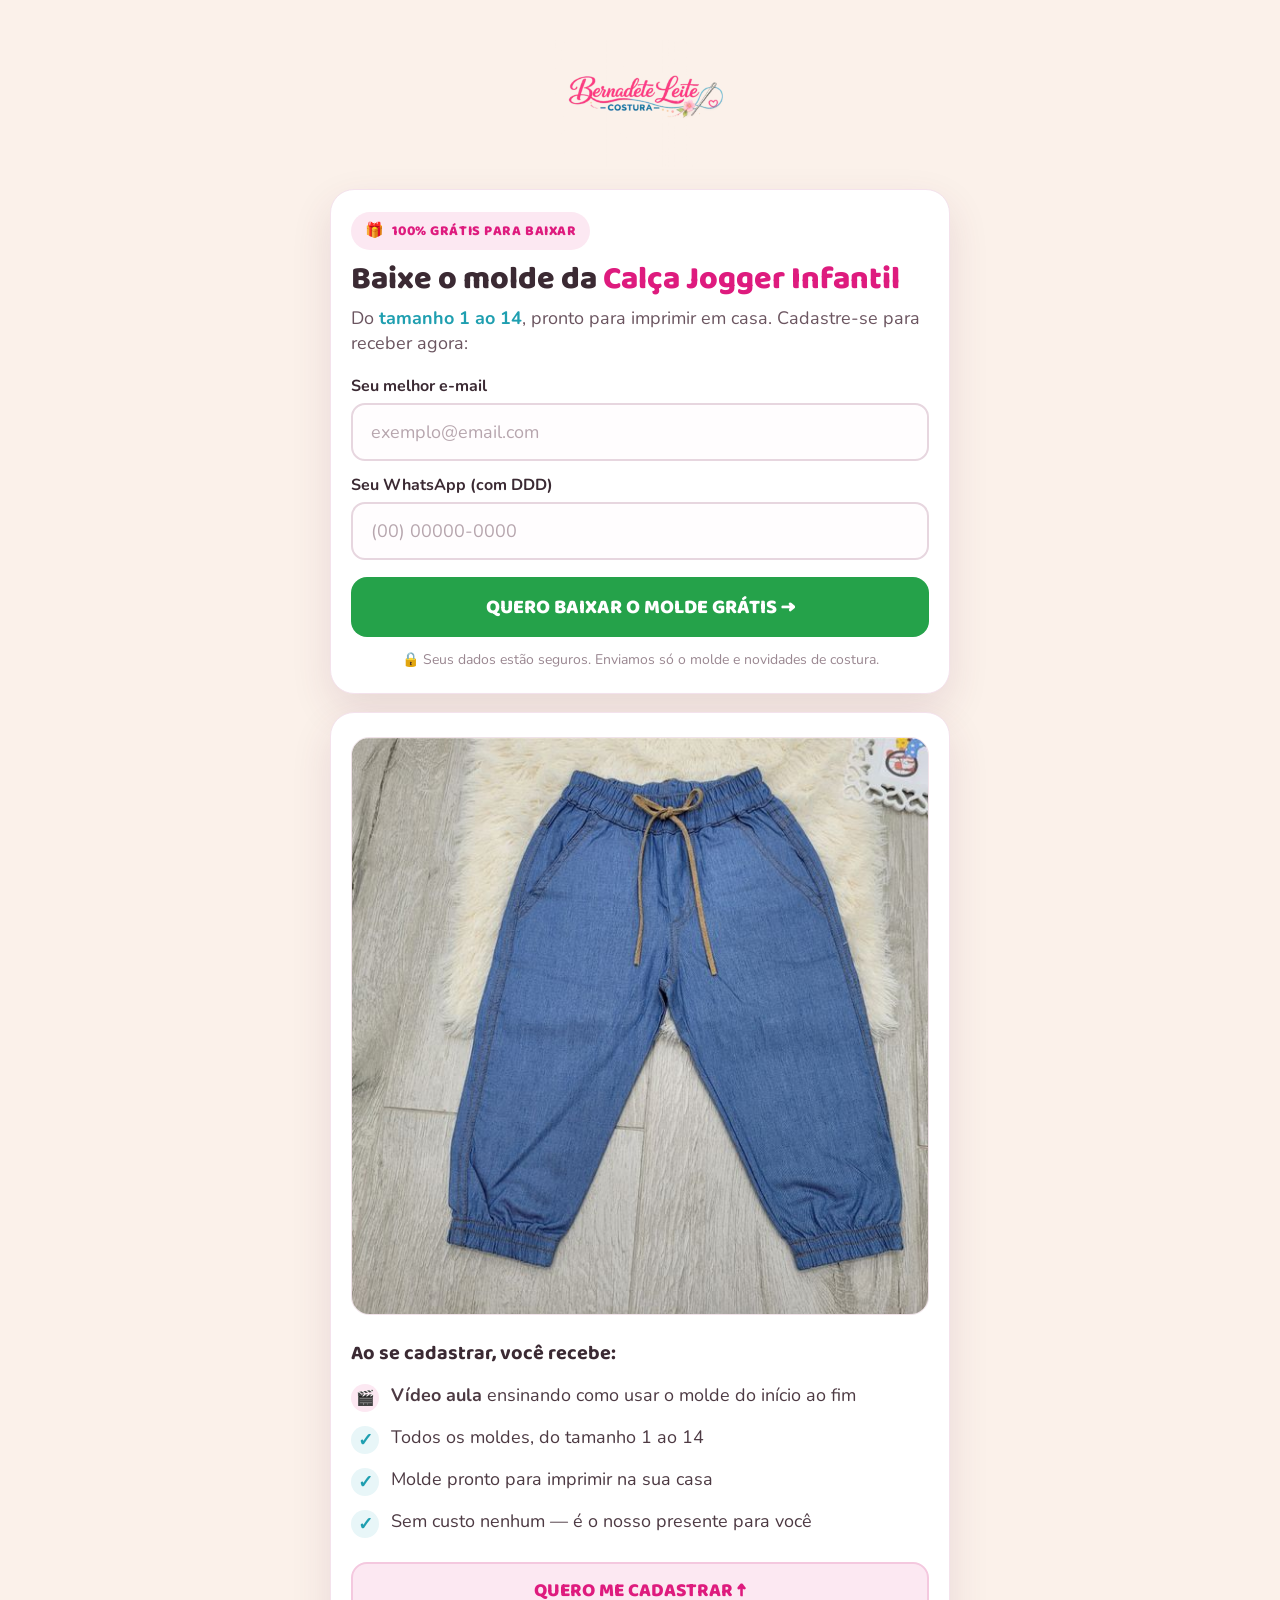
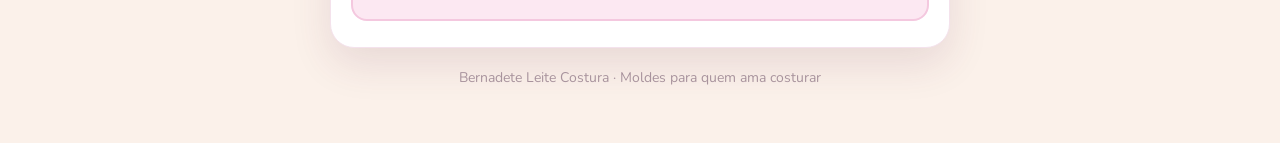
<file: index.html>
<!DOCTYPE html>
<html lang="pt-BR">
<head>
  <meta charset="utf-8">
  <meta name="viewport" content="width=device-width, initial-scale=1">

  <!-- Google Tag Manager -->
  <script>(function(w,d,s,l,i){w[l]=w[l]||[];w[l].push({'gtm.start':
  new Date().getTime(),event:'gtm.js'});var f=d.getElementsByTagName(s)[0],
  j=d.createElement(s),dl=l!='dataLayer'?'&l='+l:'';j.async=true;j.src=
  'https://www.googletagmanager.com/gtm.js?id='+i+dl;f.parentNode.insertBefore(j,f);
  })(window,document,'script','dataLayer','GTM-MG8MGF9P');</script>
  <!-- End Google Tag Manager -->

  <title>Molde grátis da Calça Jogger Infantil | Bernadete Leite Costura</title>
  <meta name="description" content="Cadastre-se e receba grátis o molde da calça jogger infantil, do tamanho 1 ao 14, pronto para imprimir em casa.">
  <meta name="theme-color" content="#FBF1EA">

  <!-- Open Graph -->
  <meta property="og:type" content="website">
  <meta property="og:title" content="Molde grátis da Calça Jogger Infantil">
  <meta property="og:description" content="Do tamanho 1 ao 14, pronto para imprimir em casa. Cadastre-se para receber agora.">
  <meta property="og:image" content="assets/img/calca-jogger.jpg">

  <link rel="preconnect" href="https://fonts.googleapis.com">
  <link rel="preconnect" href="https://fonts.gstatic.com" crossorigin>
  <link rel="preload" as="image" href="assets/img/logo-bernadete.webp" fetchpriority="high">

  <!-- Fontes: pesos enxutos + carregamento não-bloqueante (display=swap) -->
  <link rel="preload" as="style"
        href="https://fonts.googleapis.com/css2?family=Baloo+2:wght@700;800&family=Nunito:wght@400;600;700&display=swap">
  <link rel="stylesheet" media="print" onload="this.media='all'"
        href="https://fonts.googleapis.com/css2?family=Baloo+2:wght@700;800&family=Nunito:wght@400;600;700&display=swap">
  <noscript>
    <link rel="stylesheet"
          href="https://fonts.googleapis.com/css2?family=Baloo+2:wght@700;800&family=Nunito:wght@400;600;700&display=swap">
  </noscript>

  <link rel="stylesheet" href="assets/css/styles.css">
</head>
<body>
  <!-- Google Tag Manager (noscript) -->
  <noscript><iframe src="https://www.googletagmanager.com/ns.html?id=GTM-MG8MGF9P"
  height="0" width="0" style="display:none;visibility:hidden"></iframe></noscript>
  <!-- End Google Tag Manager (noscript) -->

  <main class="page">
    <div class="container">

      <div class="brand">
        <img src="assets/img/logo-bernadete.webp" alt="Bernadete Leite Costura" width="300" height="200" fetchpriority="high">
      </div>

      <div class="grid">

      <!-- Card do formulário -->
      <section class="card card--form">
        <span class="badge"><span class="emoji">🎁</span> 100% GRÁTIS PARA BAIXAR</span>

        <h1 class="title">Baixe o molde da <span class="accent">Calça Jogger Infantil</span></h1>

        <p class="lead">Do <strong>tamanho 1 ao 14</strong>, pronto para imprimir em casa. Cadastre-se para receber agora:</p>

        <form id="lead-form" class="form" novalidate>
          <div class="field">
            <label for="email">Seu melhor e-mail</label>
            <input id="email" name="email" type="email" required autocomplete="email"
                   inputmode="email" placeholder="exemplo@email.com">
          </div>
          <div class="field">
            <label for="tel">Seu WhatsApp (com DDD)</label>
            <input id="tel" name="tel" type="tel" required autocomplete="tel"
                   inputmode="tel" placeholder="(00) 00000-0000" maxlength="16">
          </div>
          <button type="submit" class="btn btn--primary">QUERO BAIXAR O MOLDE GRÁTIS →</button>
        </form>

        <p class="privacy">🔒 Seus dados estão seguros. Enviamos só o molde e novidades de costura.</p>
      </section>

      <!-- Card de prova / benefícios -->
      <section class="card card--info">
        <div class="product">
          <img src="assets/img/calca-jogger.jpg"
               srcset="assets/img/calca-jogger-600.jpg 600w, assets/img/calca-jogger.jpg 1000w"
               sizes="(min-width: 920px) 572px, calc(100vw - 72px)"
               width="1000" height="1000" alt="Calça jogger infantil pronta"
               loading="lazy" decoding="async"
               onerror="this.style.display='none'; this.closest('.product').classList.add('product--empty')">
          <span class="product__hint">📸 Imagem da calça jogger<br><small>adicione o arquivo <code>assets/img/calca-jogger.jpg</code></small></span>
        </div>

        <p class="section-title">Ao se cadastrar, você recebe:</p>
        <ul class="benefits">
          <li>
            <span class="bullet bullet--pink">🎬</span>
            <span><strong>Vídeo aula</strong> ensinando como usar o molde do início ao fim</span>
          </li>
          <li>
            <span class="bullet bullet--teal">✓</span>
            <span>Todos os moldes, do tamanho 1 ao 14</span>
          </li>
          <li>
            <span class="bullet bullet--teal">✓</span>
            <span>Molde pronto para imprimir na sua casa</span>
          </li>
          <li>
            <span class="bullet bullet--teal">✓</span>
            <span>Sem custo nenhum — é o nosso presente para você</span>
          </li>
        </ul>

        <button type="button" id="scroll-to-form" class="btn btn--secondary">QUERO ME CADASTRAR ↑</button>
      </section>

      </div><!-- /.grid -->

      <p class="footer">Bernadete Leite Costura · Moldes para quem ama costurar</p>

    </div>
  </main>

  <script src="assets/js/config.js"></script>
  <script src="assets/js/main.js" defer></script>
</body>
</html>
</file>
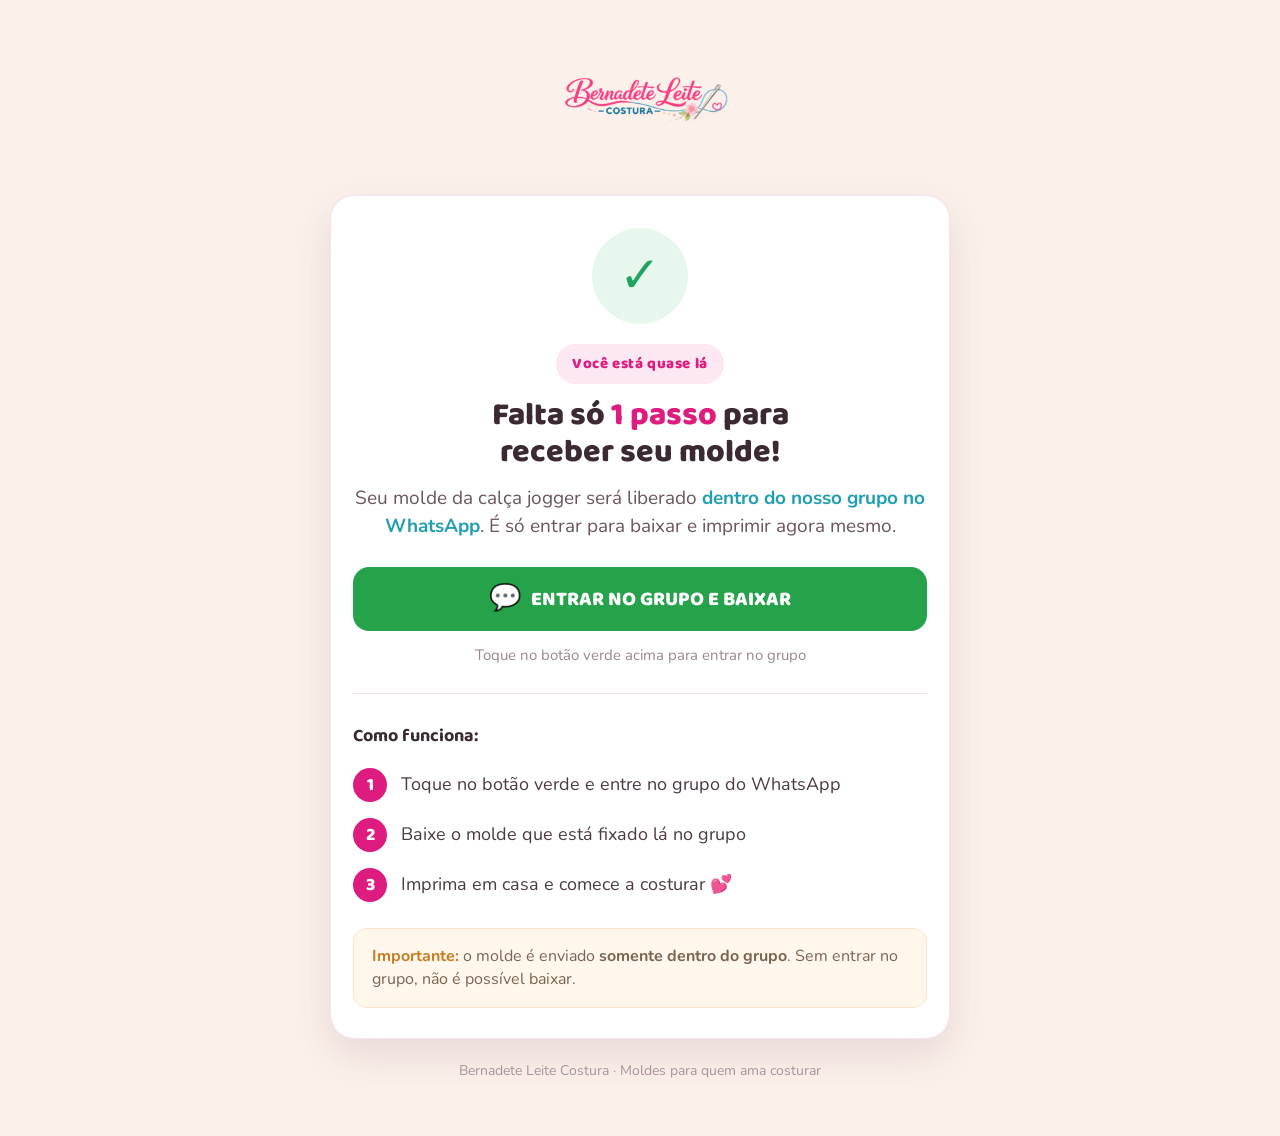
<file: obrigado.html>
<!DOCTYPE html>
<html lang="pt-BR">
<head>
  <meta charset="utf-8">
  <meta name="viewport" content="width=device-width, initial-scale=1">

  <!-- Google Tag Manager -->
  <script>(function(w,d,s,l,i){w[l]=w[l]||[];w[l].push({'gtm.start':
  new Date().getTime(),event:'gtm.js'});var f=d.getElementsByTagName(s)[0],
  j=d.createElement(s),dl=l!='dataLayer'?'&l='+l:'';j.async=true;j.src=
  'https://www.googletagmanager.com/gtm.js?id='+i+dl;f.parentNode.insertBefore(j,f);
  })(window,document,'script','dataLayer','GTM-MG8MGF9P');</script>
  <!-- End Google Tag Manager -->

  <title>Cadastro confirmado — entre no grupo | Bernadete Leite Costura</title>
  <meta name="description" content="Cadastro confirmado! Entre no nosso grupo do WhatsApp para baixar o molde da calça jogger infantil.">
  <meta name="theme-color" content="#FBF1EA">
  <meta name="robots" content="noindex">

  <link rel="preconnect" href="https://fonts.googleapis.com">
  <link rel="preconnect" href="https://fonts.gstatic.com" crossorigin>
  <link rel="preload" as="image" href="assets/img/logo-bernadete.webp" fetchpriority="high">

  <!-- Fontes: pesos enxutos + carregamento não-bloqueante (display=swap) -->
  <link rel="preload" as="style"
        href="https://fonts.googleapis.com/css2?family=Baloo+2:wght@700;800&family=Nunito:wght@400;600;700&display=swap">
  <link rel="stylesheet" media="print" onload="this.media='all'"
        href="https://fonts.googleapis.com/css2?family=Baloo+2:wght@700;800&family=Nunito:wght@400;600;700&display=swap">
  <noscript>
    <link rel="stylesheet"
          href="https://fonts.googleapis.com/css2?family=Baloo+2:wght@700;800&family=Nunito:wght@400;600;700&display=swap">
  </noscript>

  <link rel="stylesheet" href="assets/css/styles.css">
</head>
<body>
  <!-- Google Tag Manager (noscript) -->
  <noscript><iframe src="https://www.googletagmanager.com/ns.html?id=GTM-MG8MGF9P"
  height="0" width="0" style="display:none;visibility:hidden"></iframe></noscript>
  <!-- End Google Tag Manager (noscript) -->

  <main class="page page--typ">
    <div class="container">

      <div class="brand brand--typ">
        <img src="assets/img/logo-bernadete.webp" alt="Bernadete Leite Costura" width="300" height="200" fetchpriority="high">
      </div>

      <section class="card card--typ">
        <div class="success-circle"><span>✓</span></div>

        <span class="pill">Você está quase lá</span>

        <h1 class="title title--lg">Falta só <span class="accent">1 passo</span> para receber seu molde!</h1>

        <p class="lead lead--lg">
          Seu molde da calça jogger será liberado <strong>dentro do nosso grupo no WhatsApp</strong>.
          É só entrar para baixar e imprimir agora mesmo.
        </p>

        <a id="wa-link" class="btn btn--whatsapp" href="#" target="_blank" rel="noopener">
          <span class="icon">💬</span> ENTRAR NO GRUPO E BAIXAR
        </a>
        <p class="hint">Toque no botão verde acima para entrar no grupo</p>

        <div class="divider"></div>

        <p class="steps-title">Como funciona:</p>
        <ul class="steps">
          <li>
            <span class="step-num">1</span>
            <span class="step-text">Toque no botão verde e entre no grupo do WhatsApp</span>
          </li>
          <li>
            <span class="step-num">2</span>
            <span class="step-text">Baixe o molde que está fixado lá no grupo</span>
          </li>
          <li>
            <span class="step-num">3</span>
            <span class="step-text">Imprima em casa e comece a costurar 💕</span>
          </li>
        </ul>

        <div class="notice">
          <p>
            <strong class="accent">Importante:</strong> o molde é enviado
            <strong>somente dentro do grupo</strong>. Sem entrar no grupo, não é possível baixar.
          </p>
        </div>
      </section>

      <p class="footer footer--typ">Bernadete Leite Costura · Moldes para quem ama costurar</p>

    </div>
  </main>

  <script src="assets/js/config.js"></script>
  <script src="assets/js/main.js" defer></script>
</body>
</html>
</file>
<file: assets/css/styles.css>
/* =====================================================================
   Bernadete Leite Costura — LP Molde Calça Jogger
   Estilos compartilhados (mobile-first, leve, sem framework)
   ===================================================================== */

:root {
  /* superfícies */
  --bg: #FBF1EA;
  --card: #FFFFFF;
  --card-border: #F4E2EC;
  --divider: #F0E2E9;
  --shadow-card: 0 16px 40px rgba(99, 42, 72, .12);

  /* marca */
  --pink: #DE1B7E;
  --pink-dark: #C6156E;
  --pink-soft: #FCE8F2;
  --pink-soft-hover: #F9DCEC;
  --pink-border: #F4C8DF;
  --teal: #1F9FB0;
  --teal-soft: #E8F6F8;

  /* whatsapp / sucesso */
  --green: #25A24A;
  --green-dark: #1E8C3E;
  --green-soft: #E7F7EE;
  --green-check: #1FA463;

  /* texto */
  --text: #3B2A33;
  --text-body: #6B5560;
  --text-list: #4D3A43;
  --muted: #9A8791;
  --muted-2: #A8939D;
  --placeholder: #B7A6AE;

  /* inputs */
  --input-border: #E7D6DF;
  --input-bg: #FFFDFE;

  /* aviso (TYP) */
  --warn-bg: #FFF6EC;
  --warn-border: #F6E4CC;
  --warn-text: #7A6452;
  --warn-accent: #C77A1E;

  /* fontes */
  --font-body: 'Nunito', -apple-system, BlinkMacSystemFont, 'Segoe UI', sans-serif;
  --font-display: 'Baloo 2', 'Nunito', sans-serif;
}

*, *::before, *::after { box-sizing: border-box; }
html, body { margin: 0; padding: 0; }

body {
  background: var(--bg);
  color: var(--text);
  font-family: var(--font-body);
  -webkit-font-smoothing: antialiased;
  -moz-osx-font-smoothing: grayscale;
}

img { display: block; max-width: 100%; height: auto; }

/* ---------- layout ---------- */
.page {
  min-height: 100vh;
  min-height: 100dvh;
  display: flex;
  justify-content: center;
  padding: 16px 16px 44px;
}
.page--typ { padding-top: 24px; padding-bottom: 48px; }
.container { width: 100%; max-width: 540px; }

/* ---------- marca / logo ---------- */
.brand { text-align: center; margin-bottom: 12px; }
.brand img { width: 170px; max-width: 52%; margin: 0 auto; }
.brand--typ { margin-bottom: 18px; }
.brand--typ img { width: 190px; max-width: 56%; }

/* ---------- card ---------- */
.card {
  background: var(--card);
  border: 1px solid var(--card-border);
  border-radius: 24px;
  box-shadow: var(--shadow-card);
}
.grid { display: flex; flex-direction: column; gap: 18px; }
.grid .card { margin: 0; }
.card--form { padding: 22px 20px 24px; }
.card--info { padding: 24px 20px 26px; }
.card--typ { padding: 32px 22px 30px; text-align: center; }

/* ---------- badge / pill ---------- */
.badge {
  display: inline-flex;
  align-items: center;
  gap: 7px;
  background: var(--pink-soft);
  color: var(--pink);
  font-family: var(--font-display);
  font-weight: 800;
  font-size: 14px;
  letter-spacing: .04em;
  padding: 7px 14px;
  border-radius: 999px;
  margin-bottom: 12px;
}
.badge .emoji { font-size: 15px; }
.pill {
  display: inline-block;
  background: var(--pink-soft);
  color: var(--pink);
  font-family: var(--font-display);
  font-weight: 800;
  font-size: 15px;
  letter-spacing: .04em;
  padding: 8px 16px;
  border-radius: 999px;
  margin-bottom: 14px;
}

/* ---------- títulos ---------- */
.title {
  font-family: var(--font-display);
  font-weight: 800;
  font-size: 29px;
  line-height: 1.14;
  margin: 0 0 8px;
  color: var(--text);
  text-wrap: balance;
}
.title--lg { font-size: 32px; line-height: 1.15; margin: 0 0 12px; }
.title .accent { color: var(--pink); }

.lead { font-size: 18px; line-height: 1.4; margin: 0 0 18px; color: var(--text-body); }
.lead--lg { font-size: 19px; line-height: 1.5; margin: 0 0 26px; text-wrap: pretty; }
.lead strong { color: var(--teal); }

/* ---------- formulário ---------- */
.form { display: flex; flex-direction: column; gap: 13px; }
.field { display: flex; flex-direction: column; gap: 6px; }
.field label { font-size: 16px; font-weight: 700; color: var(--text); }
.field input {
  width: 100%;
  font-family: var(--font-body);
  font-size: 18px;
  padding: 15px 18px;
  border: 2px solid var(--input-border);
  border-radius: 14px;
  outline: none;
  color: var(--text);
  background: var(--input-bg);
  transition: border-color .15s ease;
}
.field input::placeholder { color: var(--placeholder); }
.field input:focus { border-color: var(--pink); }

/* ---------- botões ---------- */
.btn {
  width: 100%;
  display: flex;
  align-items: center;
  justify-content: center;
  gap: 10px;
  font-family: var(--font-display);
  font-weight: 800;
  line-height: 1.2;
  border: none;
  border-radius: 16px;
  cursor: pointer;
  text-decoration: none;
  text-align: center;
  transition: background .15s ease;
}
.btn--primary {
  margin-top: 4px;
  font-size: 20px;
  color: #fff;
  background: var(--green);
  padding: 18px;
  animation: ctaPulse 2.4s ease-in-out infinite;
}
.btn--primary:hover { background: var(--green-dark); }
.btn--secondary {
  font-size: 19px;
  color: var(--pink);
  background: var(--pink-soft);
  border: 2px solid var(--pink-border);
  padding: 16px 18px;
}
.btn--secondary:hover { background: var(--pink-soft-hover); }
.btn--whatsapp {
  font-size: 20px;
  color: #fff;
  background: var(--green);
  padding: 19px 18px;
  animation: waPulse 2.2s ease-in-out infinite;
}
.btn--whatsapp:hover { background: var(--green-dark); }
.btn[disabled] { opacity: .7; cursor: default; animation: none; }
.btn .icon { font-size: 26px; line-height: 1; }

.privacy { text-align: center; font-size: 14px; color: var(--muted); margin: 13px 0 0; line-height: 1.4; }
.hint { font-size: 15px; color: var(--muted); margin: 14px 0 0; }

/* ---------- imagem do produto ---------- */
.product {
  position: relative;
  border-radius: 18px;
  overflow: hidden;
  margin-bottom: 22px;
  border: 1px solid var(--divider);
}
.product img { display: block; width: 100%; }

/* placeholder visível enquanto a imagem real não existe */
.product__hint { display: none; }
.product--empty {
  background: var(--pink-soft);
  border: 1px dashed var(--pink-border);
}
.product--empty .product__hint {
  display: flex;
  flex-direction: column;
  align-items: center;
  justify-content: center;
  gap: 6px;
  min-height: 240px;
  padding: 24px 20px;
  text-align: center;
  font-family: var(--font-display);
  font-weight: 700;
  font-size: 17px;
  color: var(--pink);
}
.product--empty .product__hint small {
  font-family: var(--font-body);
  font-weight: 600;
  font-size: 13px;
  color: var(--muted);
}
.product--empty .product__hint code {
  background: #fff;
  padding: 2px 6px;
  border-radius: 6px;
  font-size: 12px;
}

/* ---------- lista de benefícios ---------- */
.section-title {
  font-family: var(--font-display);
  font-weight: 700;
  font-size: 20px;
  margin: 0 0 14px;
  color: var(--text);
}
.benefits {
  list-style: none;
  margin: 0 0 24px;
  padding: 0;
  display: flex;
  flex-direction: column;
  gap: 13px;
}
.benefits li {
  display: flex;
  align-items: flex-start;
  gap: 12px;
  font-size: 18px;
  line-height: 1.4;
  color: var(--text-list);
}
.bullet {
  flex: none;
  width: 28px;
  height: 28px;
  border-radius: 50%;
  display: flex;
  align-items: center;
  justify-content: center;
  margin-top: 1px;
}
.bullet--pink { background: var(--pink-soft); color: var(--pink); font-size: 15px; }
.bullet--teal { background: var(--teal-soft); color: var(--teal); font-weight: 700; }

/* ---------- rodapé ---------- */
.footer { text-align: center; font-size: 14px; color: var(--muted-2); margin: 20px 0 0; }
.footer--typ { margin-top: 22px; }

/* ---------- página de obrigado ---------- */
.success-circle {
  width: 96px;
  height: 96px;
  margin: 0 auto 20px;
  border-radius: 50%;
  background: var(--green-soft);
  display: flex;
  align-items: center;
  justify-content: center;
  animation: popIn .5s ease-out;
}
.success-circle span { font-size: 50px; line-height: 1; color: var(--green-check); }

.divider { height: 1px; background: var(--divider); margin: 28px 0; }

.steps-title {
  font-family: var(--font-display);
  font-weight: 700;
  font-size: 18px;
  color: var(--text);
  margin: 0 0 18px;
  text-align: left;
}
.steps {
  list-style: none;
  margin: 0;
  padding: 0;
  display: flex;
  flex-direction: column;
  gap: 16px;
  text-align: left;
}
.steps li { display: flex; align-items: flex-start; gap: 14px; }
.step-num {
  flex: none;
  width: 34px;
  height: 34px;
  border-radius: 50%;
  background: var(--pink);
  color: #fff;
  font-family: var(--font-display);
  font-weight: 800;
  font-size: 18px;
  display: flex;
  align-items: center;
  justify-content: center;
}
.step-text { font-size: 18px; line-height: 1.4; color: var(--text-list); padding-top: 4px; }

.notice {
  background: var(--warn-bg);
  border: 1px solid var(--warn-border);
  border-radius: 14px;
  padding: 16px 18px;
  margin-top: 26px;
  text-align: left;
}
.notice p { font-size: 16px; line-height: 1.45; color: var(--warn-text); margin: 0; }
.notice .accent { color: var(--warn-accent); }

/* =====================================================================
   DESKTOP (>= 920px) — cards empilhados, só um pouco mais largos
   ===================================================================== */
@media (min-width: 920px) {
  .page { padding: 40px 24px 56px; }
  .page--typ { align-items: center; }
  .container { max-width: 620px; }
  .brand { margin-bottom: 22px; }
  .brand img { width: 190px; }
  .brand--typ img { width: 200px; }
  .title { font-size: 32px; }
}

/* ---------- animações ---------- */
@keyframes ctaPulse {
  0%, 100% { box-shadow: 0 10px 24px rgba(222, 27, 126, .32), 0 0 0 0 rgba(222, 27, 126, .30); }
  50% { box-shadow: 0 10px 24px rgba(222, 27, 126, .32), 0 0 0 12px rgba(222, 27, 126, 0); }
}
@keyframes waPulse {
  0%, 100% { box-shadow: 0 10px 24px rgba(18, 140, 70, .32), 0 0 0 0 rgba(37, 211, 102, .40); }
  50% { box-shadow: 0 10px 24px rgba(18, 140, 70, .32), 0 0 0 12px rgba(37, 211, 102, 0); }
}
@keyframes popIn {
  0% { transform: scale(.5); }
  70% { transform: scale(1.12); }
  100% { transform: scale(1); }
}

@media (prefers-reduced-motion: reduce) {
  .btn--primary, .btn--whatsapp, .success-circle { animation: none; }
}
</file>
